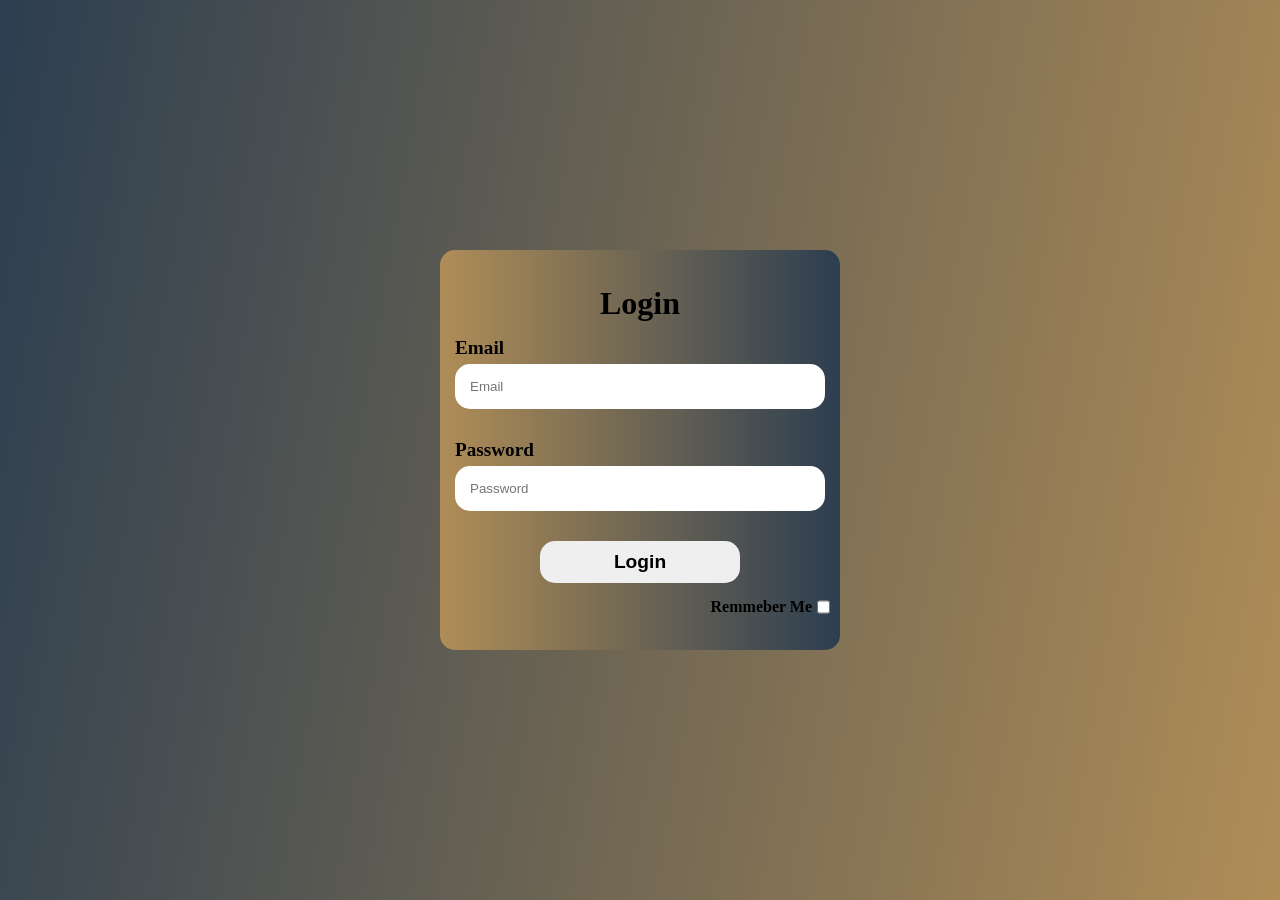
<file: web-project/HTML/Form 6-10.html>
<html lang="en">

<head>
    <meta charset="UTF-8">
    <meta name="viewport" content="width=device-width, initial-scale=1.0">
    <title>Document</title>
    <!-- <link rel="stylesheet" href="../CSS/form6.css"> -->
    <!-- <link rel="stylesheet" href="../CSS/form7.css"> -->
    <!-- <link rel="stylesheet" href="../CSS/form8.css"> -->
    <!-- <link rel="stylesheet" href="../CSS/form9.css"> -->
    <link rel="stylesheet" href="../CSS/form10.css">
</head>

<body>

    <div class="form-container">


        <form action="">
            <h1>login</h1>


            <div class="input-section">
                <label for="Email">Email</label>

                <input type="email" id="Email" required placeholder="Email">
            </div>


            <div class="input-section">
                <label for="Pass">Password</label>
                <input type="password" id="Pass" required placeholder="Password">
            </div>
            <div class="btn">
                <button type="submit">login</button>
            </div>
            <div class="footer">
                <label for="check">Remmeber me</label>
                <input type="checkbox" id="check">

            </div>



        </form>
    </div>
</body>

</html>
</file>
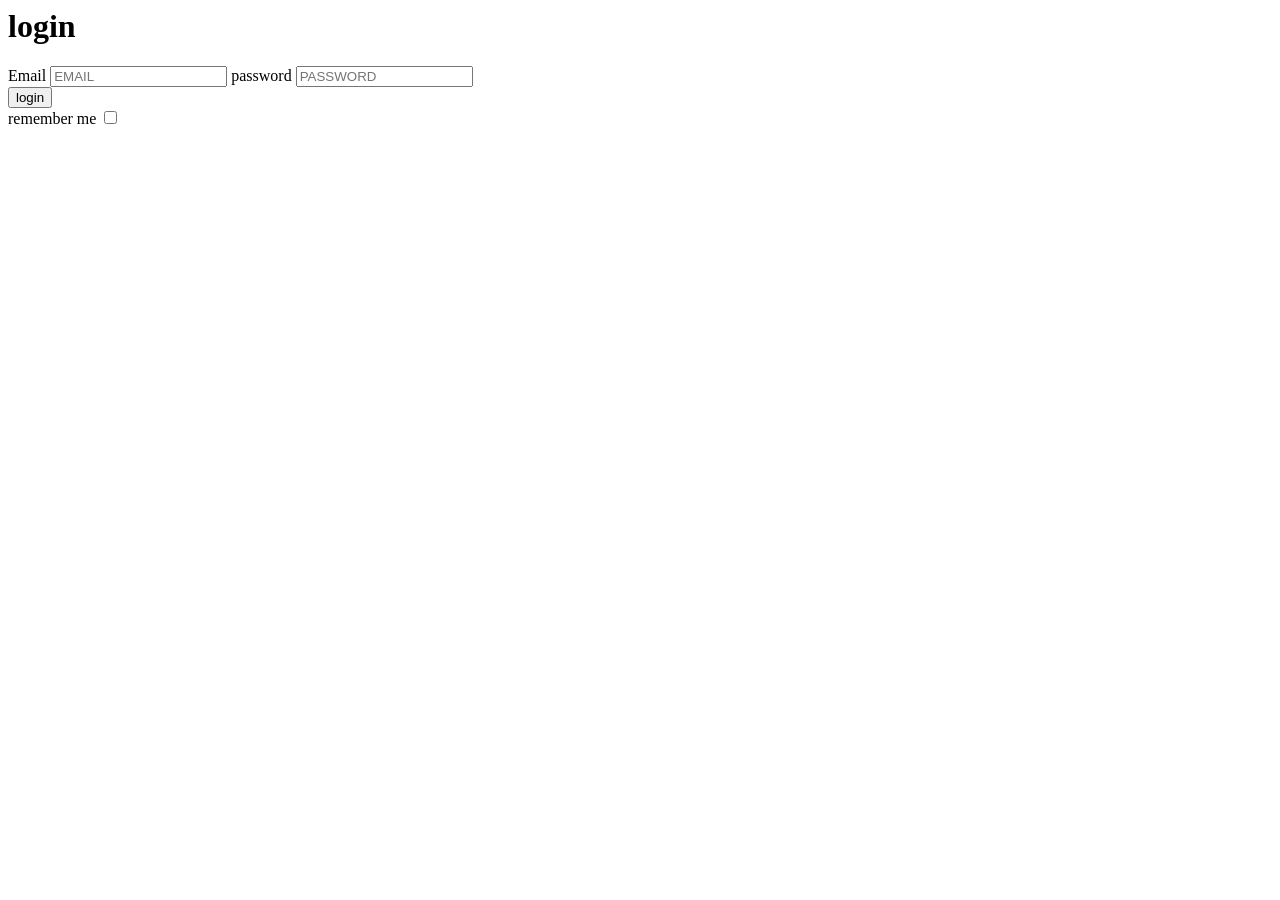
<file: web-project/HTML/Form1-5.html>
<html lang="en">

<head>
    <meta charset="UTF-8">
    <meta name="viewport" content="width=device-width, initial-scale=1.0">
    <title>form1-5</title>
    <!-- <link rel="stylesheet" href="../CSS/Form1.css"> -->
    <!-- <link rel="stylesheet" href="../CSS/Form2.css"> -->
    <!-- <link rel="stylesheet" href="../CSS/Form3.css"> -->
    <!-- <link rel="stylesheet" href="../CSS/Form4.css"> -->
    <!-- <link rel="stylesheet" href="../CSS/Form5.css"> -->
  

    
</head>

<body>

    
    <form action="">


        <h1>login</h1>

        <label for="Email">Email</label>
        <input id="Email" class="input" type="email" name="EMAIL" required placeholder="EMAIL">

        <label for="Password">password</label>
        <input id="Password" class="input" type="Password" name="PASSWORD" required placeholder="PASSWORD">

        <div class="button">
            <button type="submit" id="lo">login</button>
        </div>
        <div class="check">
            <label for="checkbox">remember me</label>
            <input id="checkbox" type="checkbox">

        </div>

    </form>


</body>

</html>
</file>
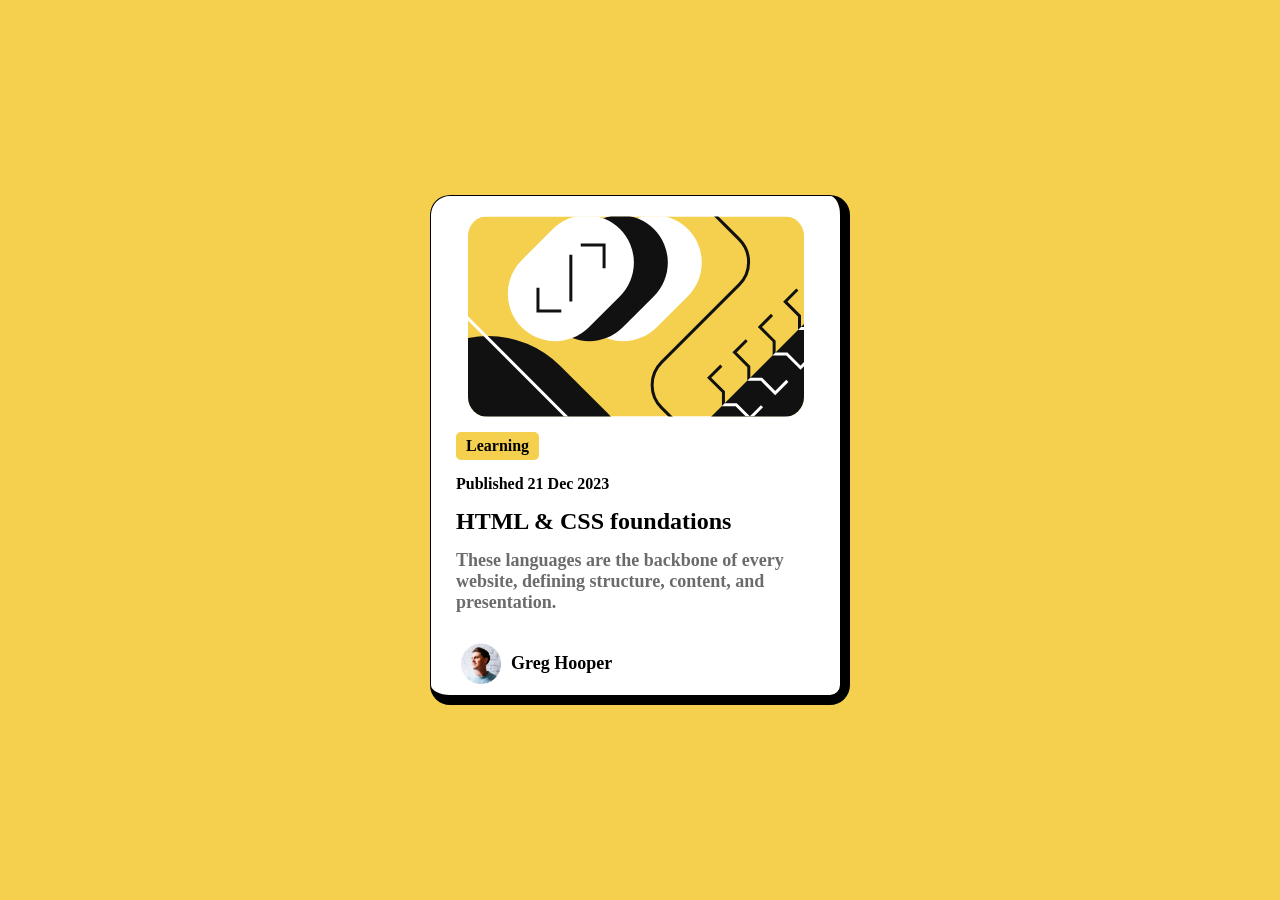
<file: front-end-mentor/blog-preview-card-main/HTML/blog-preview-card.html>
<html lang="en">
<head>
    <meta charset="UTF-8">
    <meta name="viewport" content="width=device-width, initial-scale=1.0">
    <link rel="stylesheet" href="../CSS/blog-preview-card.css">
    <title>Document</title>
</head>
<body>
    
    <div class="main-card">
            
        <div class="images">
        <img src="../images/illustration-article.svg" alt="">
        </div>
        <div class="section">
              <b>Learning</b>
              <strong>Published 21 Dec 2023</strong>
              <h2>HTML & CSS foundations</h2>
              <p>These languages are the backbone of every website, defining structure, content, and presentation.</p>
        </div>
        <div class="footer">
                
            <img src="../images/image-avatar.webp" alt="">
            <p>Greg Hooper</p>
             
        </div>
    </div>
</body>
</html>
</file>
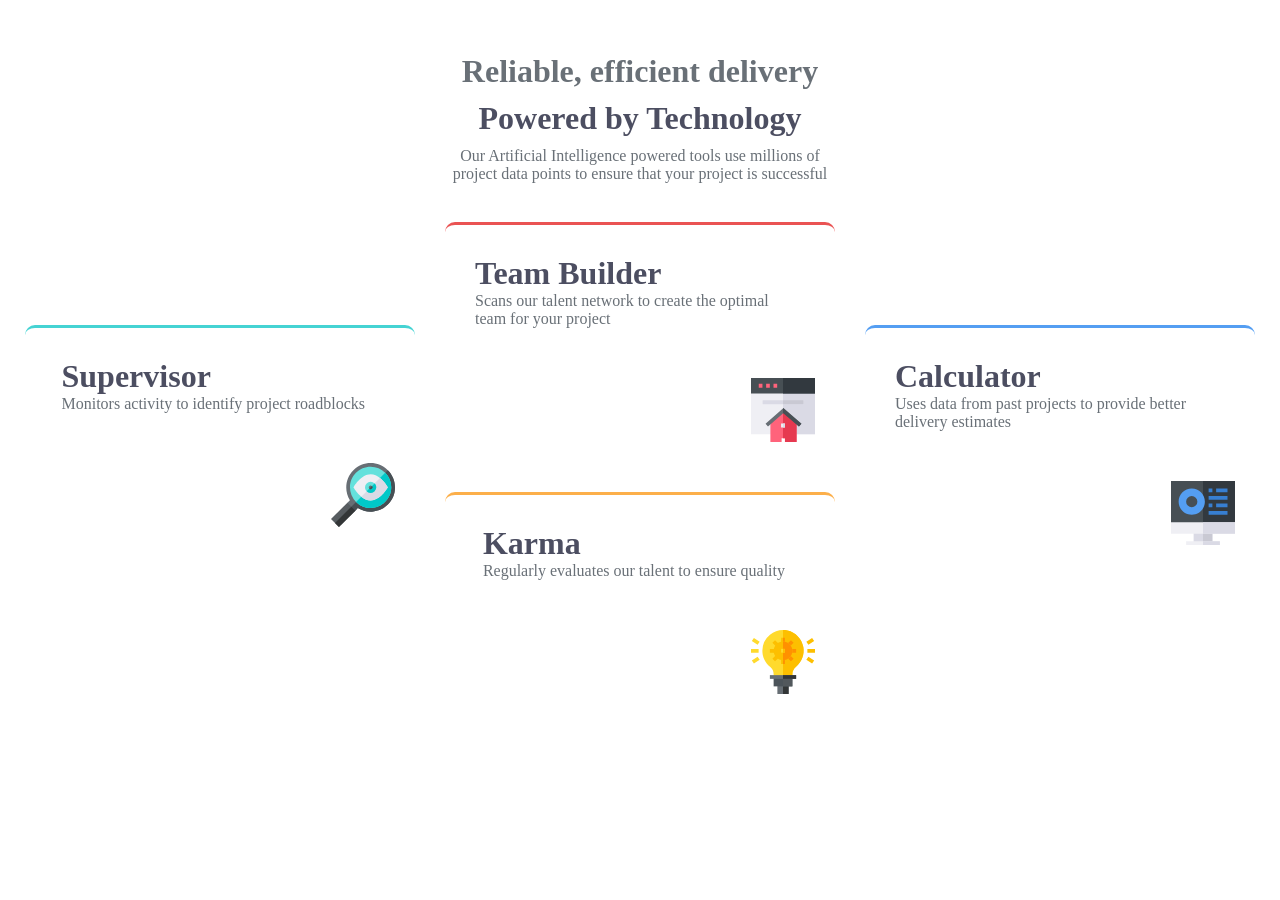
<file: front-end-mentor/four-card-feature-section-master/HTML/four_card_fearture.html>
<html lang="en">

<head>
    <meta charset="UTF-8">
    <meta name="viewport" content="width=device-width, initial-scale=1.0">
    <title>Document</title>
    <link rel="stylesheet" href="../CSS/four_card_feature.css">
</head>

<body>



    <div class="main">

        <div class="S">

            <div class="Supervisor">
                
                <div class="content">
                    <h1>Supervisor</h1>
                    <p>Monitors activity to identify project roadblocks</p>


                </div>
                <img src="../images/icon-supervisor.svg" alt="">
            </div>

        </div>
        <div class="T_K">
            <div class="text">
                <h1 id="firstheader">Reliable, efficient delivery</h1>
                <h1 id="secondheader">Powered by Technology</h1>
                <p>Our Artificial Intelligence powered tools use millions of project data points
                    to ensure that your project is successful</p>
            </div>
            <div class="TeamBuilder">
                <div class="content">
                    <h1>Team Builder</h1>
                    <p>Scans our talent network to create the optimal team for your project</p>
                </div>
                <img src="../images/icon-team-builder.svg" alt="">


            </div>
            <div class="Karma">

                <div class="content">
                    <h1>Karma</h1>
                    <p>Regularly evaluates our talent to ensure quality</p>

                </div>
                <img src="../images/icon-karma.svg" alt="">

            </div>

        </div>


        <div class="C">
            <div class="Calculator">

                <div class="content">
                    <h1>Calculator</h1>
                    <p>Uses data from past projects to provide better delivery estimates</p>
                </div>
                <img src="../images/icon-calculator.svg" alt="">

            </div>


        </div>
    </div>

    







</body>

</html>
</file>
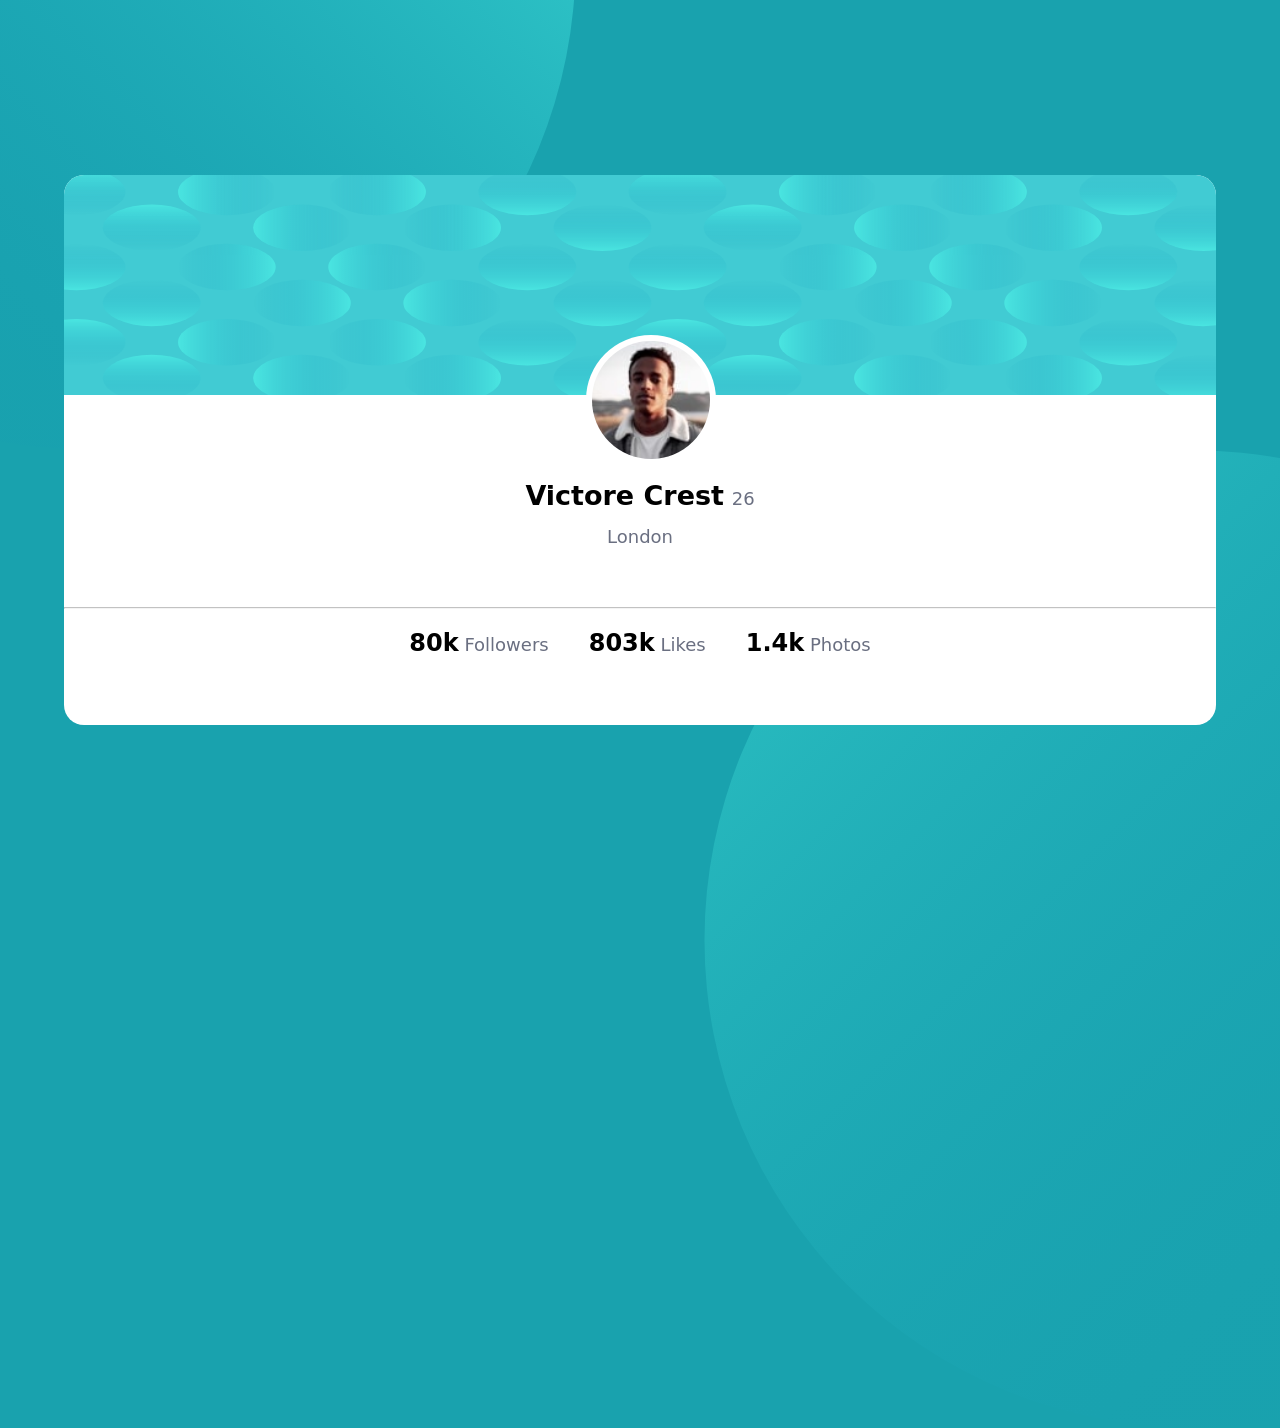
<file: front-end-mentor/profile-card-component-main/HTML/profile.html>
<html lang="en">

<head>
    <meta charset="UTF-8">
    <meta name="viewport" content="width=device-width, initial-scale=1.0">
    <title>Document</title>
    <link rel="stylesheet" href="../CSS/profile.css">
</head>

<body>
    <img src="../images/bg-pattern-bottom.svg" alt="" class="image_bottom">
    <img src="../images/bg-pattern-top.svg" alt="" class="image_top">
    <div class="profile_card">


        <picture>
            <img src="../images/bg-pattern-card.svg" alt="" id="pattern">

        </picture>

            
        <div class="content">
            <picture>
            
                <img src="../images/image-victor.jpg" alt="person" id="person">
            
            </picture>


                <span>

                <h2>victore crest</h2>
                <span>26</span>

                </span>
                <p>london</p>
            

        </div>
                  
        <hr style="opacity: 0.6;" >
        <ul>
            <li>
                
                <span> <B>80k</B> followers</span>
            </li>
            
            <li>
              <span><B>803k</B> likes</span>  
            </li>
            <li>
                <span> <B>1.4k</B>  photos </span>
                

            </li>
        </ul>


    </div>
</body>

</html>
</file>
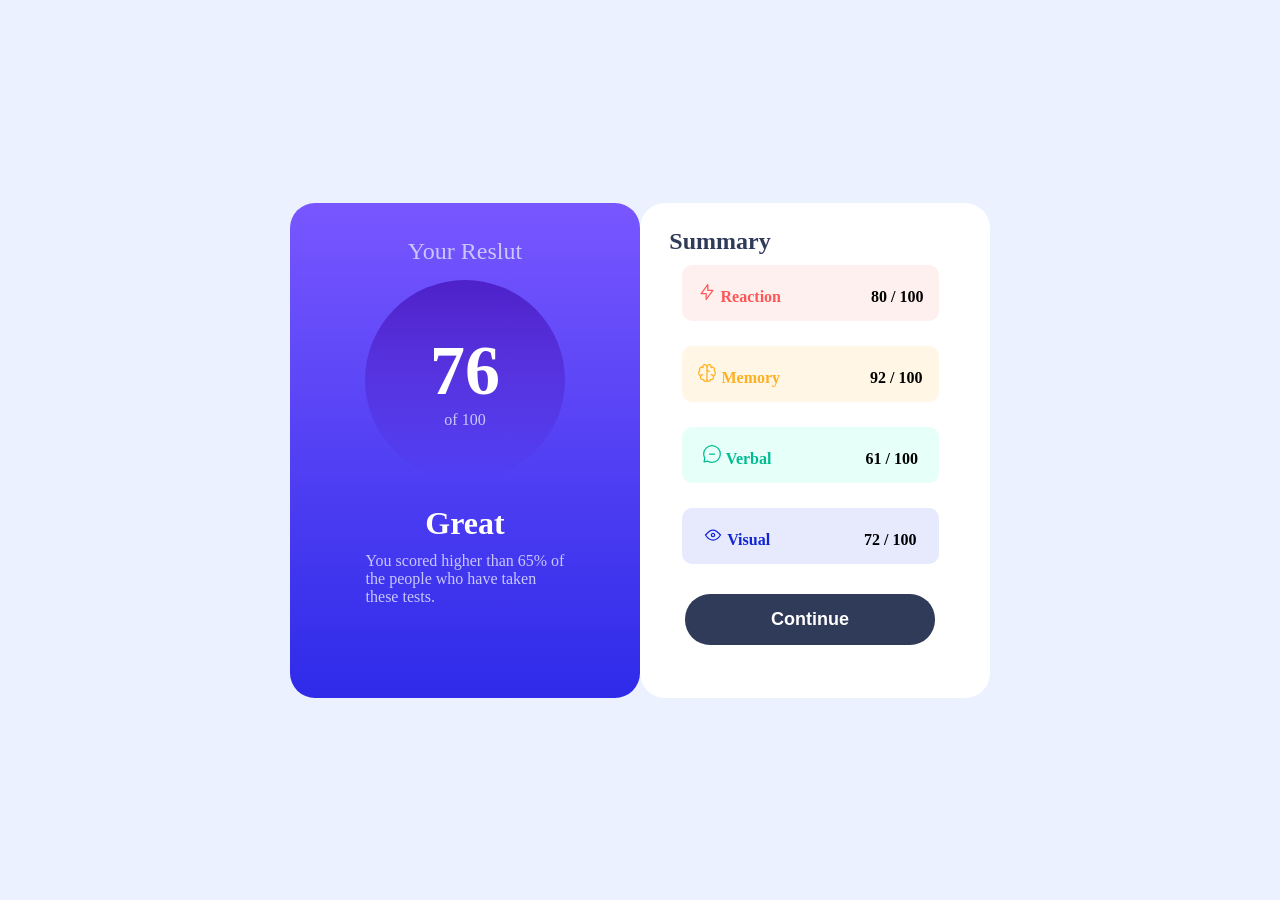
<file: front-end-mentor/results-summary-component-main/HTML/ResultSummary.html>
<html lang="en">
<head>
    <meta charset="UTF-8">
    <meta name="viewport" content="width=device-width, initial-scale=1.0">
    <title>Document</title>
    <link rel="stylesheet" href="../CSS/ResultSummary.css">
</head>
<body>
    
   <div class="card">
        <h2>your reslut</h2>
        <div class="circle">
           <h1>76</h1>
           <p>of 100</p> 
           
        </div>
        <div class="footer-text">
          <h1>Great</h1>
          <p>You scored higher than 65% of <br>the people  who have  taken <br> these tests.</p> 
            
        </div>
   </div>
   <div class="card2">

        <div class="content">
                <h2>Summary</h2>
                <ul>
                
                    <li><div><img src="../images/icon-reaction.svg" alt=""> Reaction</div><span>80 / 100</span> </li>
                    <li><div> <img src="../images/icon-memory.svg" alt="">  Memory</div><span>92 / 100</span></li>
                    <li><div><img src="../images/icon-verbal.svg" alt="">  Verbal</div> <span>61 / 100</span> </li>
                    <li><div> <img src="../images/icon-visual.svg" alt=""> Visual</div> <span>72 / 100</span> </li>
                </ul>
                <button type="submit">continue</button>
        </div>
        
   </div> 
</body>
</html>
</file>
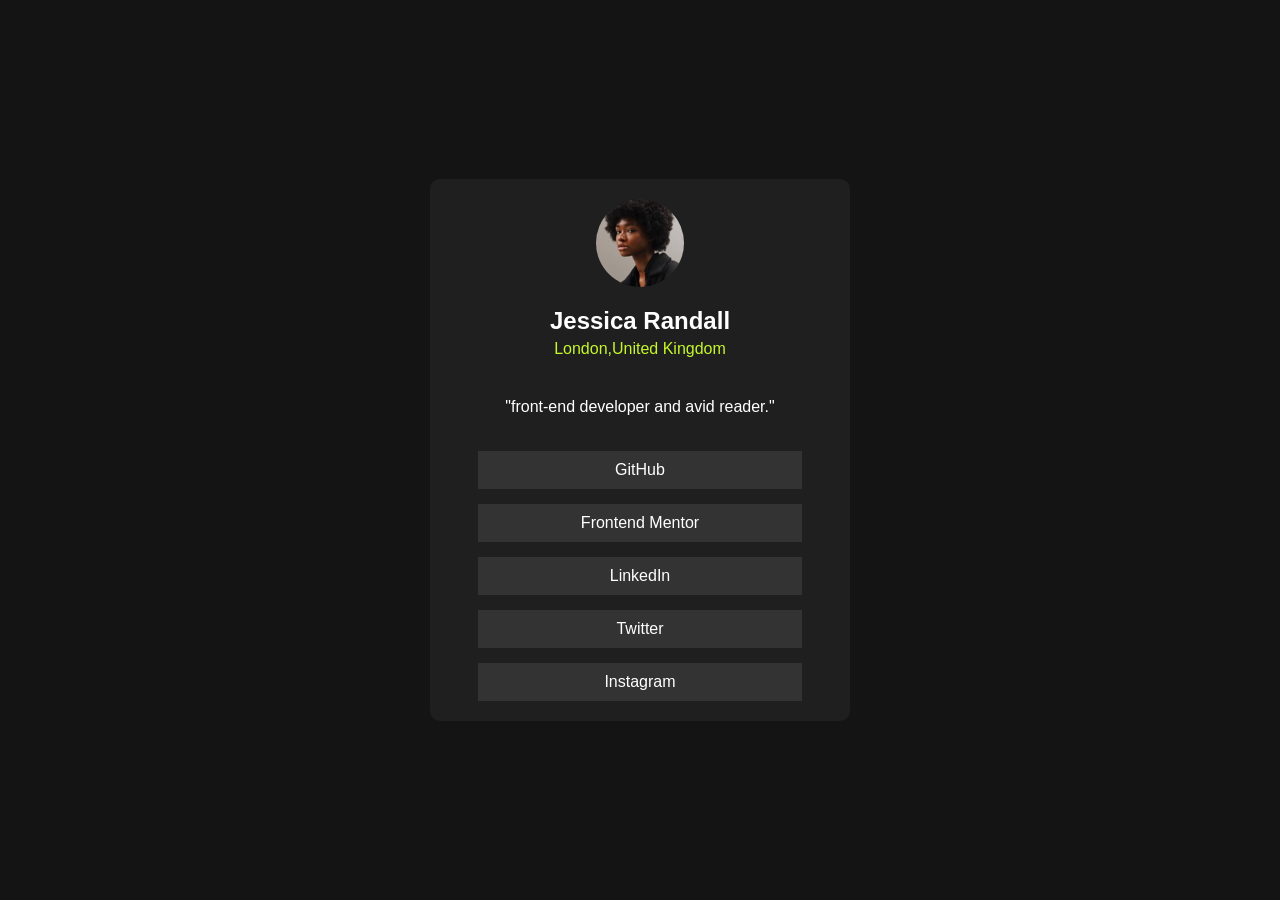
<file: front-end-mentor/social-links-profile-main/HTML/social_links.html>
<html lang="en">

<head>
    <meta charset="UTF-8">
    <meta name="viewport" content="width=device-width, initial-scale=1.0">
    <title>Document</title>
    <link rel="stylesheet" href="../CSS/social_links.css">
</head>

<body>

    <div class="profile_box">
        <picture>
            <img src="../images/avatar-jessica.jpeg" alt="nigga picutre">

        </picture>


        <span class="name">jessica Randall</span>
        <span class="place">London,United Kingdom</span>
        <span class="career">"front-end developer and avid reader."</span>


        <div class="links"><a href="">gitHub</a></div>

        <div class="links"> <a href="">frontend mentor</a></div>

        <div class="links"><a href="">linkedIn</a></div>

        <div class="links"> <a href="">twitter</a></div>
        <div class="links"><a href="">instagram</a></div>





    </div>
</body>

</html>
</file>
<file: web-project/CSS/form6.css>
*{
    margin:0;
    padding:0;
    box-sizing:border-box;

}
body{
    display:flex;
    justify-content:center;
    align-items:center;
    background:linear-gradient(150deg,#1a1c22,#5a5c6a,#a7abb2);
    height:100vh;
}
.form-container{
    background: linear-gradient(300deg, #1a1c22, #5a5c6a, #a7abb2);
    width:100%;
    max-width:400px;
    height:400px;
    border-radius:20px;
    display:flex;
    align-items:center;
    justify-content:center;
    
}
form{
    /* background-color:blue; */
    width:100%;
}
.input-section{
    /* background-color:rebeccapurple; */
    padding:15px ;
   
}
.input-section input{
    padding:10px;
    width:100%;
    

}
 label:not(.footer label){
   font-size:x-large;
 
}

h1{
   text-align:center;
 
}
.btn{
    display:flex;
    justify-content:center;
    padding-top:20px;
    
   
}
.btn button{
    width:200px;
    padding:10px;
    font-size:x-large;
    


}
.footer{
    justify-self:flex-end;
     padding-right:20px;
     margin-top:20px;
    
    
}
.footer label{
    padding-right:5px;
}
input,button{
    border-radius:25px;
    border:none;
}
label,h1,button{
    text-transform:capitalize;
    font-weight:bold;
    color:white;
    
}
input,button{
    background: linear-gradient(to right, #1a1c22, #5a5c6a, #a7abb2);
  
}
button:hover{
    transform:scale(1.02);
    transition:ease 0.4s;
}
input:focus{
    background: linear-gradient(to left, #1a1c22, #5a5c6a, #a7abb2);
   
}
</file>
<file: web-project/CSS/form7.css>
*{
    margin:0;
    padding:0;
    box-sizing:border-box;
}
body{
    background:linear-gradient(110deg,#2b0c0e,#7a2d35,#c46565);
    display:flex;
    justify-content:center;
    align-items:center;
}
.form-container{
    background: linear-gradient(270deg, #2b0c0e, #7a2d35, #c46565);
    width:400px;
    height:400px;
    display:flex;
    justify-content:center;
    align-items:center;
    border-radius:10px;
  
    filter: drop-shadow(1px 1px 15px white);
    
}
 h1{
    text-align:center;
    padding-bottom:20px;

   
}
form{
    width:100%;
}
.input-section{
      padding:10px;
    
}
.input-section label{
     font-size:x-large;
   
}
.input-section input{
    width:100%;
    padding:15px;
    border-radius:20px;
    border:none;
    margin-top:5px;
    background-color: rgba(245, 245, 245, 0.221);
}
.btn{
    display:flex;
    justify-content:center;
    margin-top:30px;
}
button{
    width:200px;
    padding:10px;
    border-radius:20px;
    border:none;
    font-size:x-large;
    background-color: rgba(245, 245, 245, 0.221);

}
.footer{
    display:flex;
    justify-self:flex-end;
    margin:15px 10px;
    text-transform:capitalize;
    
        
}
button,input,label,h1{
    text-transform:capitalize;
    font-weight:bold;

}
.footer label{
    padding-right:10px;
}
.footer input{
   min-width:20px;
}
input:hover,button:hover{
    transform:scaleY(1.1);
    transition:ease-in-out 0.2s;
    cursor:pointer;

}
</file>
<file: web-project/CSS/form8.css>
*{
    padding:0;
    margin:0;
    box-sizing:border-box;

}
body{
    background:linear-gradient(140deg,#0a0f3c,#2c5da9,#cbdaf9);
    display:flex;
    justify-content:center;
    align-items:center;
    height:100vh;
}
.form-container{
    background: linear-gradient(270deg, #0a0f3c, #2c5da9, #cbdaf9);
    width:100%;
    max-width:400px;
    height:400px;
    border-radius:15px;
    display:flex;
    justify-content:center;
    align-items:center;
    filter:drop-shadow(1px 1px 23px blue);
    padding:10px;
}
form{
    width:inherit;
    padding:10px 5px;
    margin-top:10px;    
   
}
.input-section{
     padding:5px;
}
.input-section label,button{
    font-size:x-large;
    font-weight:bold;
    color:#0a0f3c;
    text-transform:capitalize;
}
input,button{
    background-color:#cbdaf9;
}
.input-section input{
    width:100%;
    padding:15px;
    border-radius:15px;
    border:none;
    margin-top:5px;
}
.form-container h1{
    text-align:center;
     text-transform:capitalize;
    color:white;
    margin-bottom:30px;
}
.btn{
    width:fit-content;
    justify-self:center;
    padding:5px;
    
}
.btn button{
    width:180px;
    padding:10px;
    border-radius:20px;
    border:none;
    text-transform:capitalize;
    margin-top:30px;
}
.footer{
    width:fit-content;
    justify-self:flex-end;
     display:flex;
     align-items:center;
    margin-top: 20px;
}
.footer label{
    margin-right:10px;
    font-weight:bold;
    text-transform:capitalize;
}
button:hover,input:hover{
    transform:scaleY(1.05);
    transition:ease-in-out 0.2s;
}
</file>
<file: web-project/CSS/form9.css>
*{
    padding:0;
    margin:0;
    box-sizing:border-box;

}
body{
    display:flex;
    justify-content:center;
    align-items:center;
    background:linear-gradient(120deg,#0a0f0d,#204f4a,#8db1a4);
    height:100vh;
}
.form-container{
    background-color:rgba(128, 128, 128, 0.199);
    width:100%;
    max-width:400px;
    height:440px;
    border-radius:20px;
    display:flex;
    justify-content:center;
    align-items:center;
}
form{
    width:100%;
    padding:5px;

}
form h1{
    text-align:center;
    text-transform:capitalize;
    margin-bottom:40px;

}
.input-section{
    padding:10px;
    
}
.input-section label,button,.footer label{
    font-weight:bold;
    text-transform:capitalize;
    font-size:x-large;
    
}
input{
    margin-top:5px;
    width:100%;
    padding:15px;
    border-radius:15px;
    border:none;
}
.btn{
    display:flex;
    justify-content:center;
  
}
button{
    width:200px;
    padding:10px;
    border-radius:15px;
    border:none;
    margin-top:30px;

}
input,button{
    background: linear-gradient(120deg, #0a0f0d, #204f4a, #8db1a4);
    filter: drop-shadow(5px 5px 15px rgb(128, 128, 128));
}
.footer{
    justify-self:flex-end;
    padding:10px;
    margin-top:30px;
}
.footer label{
    font-size:medium;
    font-weight:bold;
    padding-right:5px;
    text-transform:capitalize;
}
.footer input{
    width:fit-content;
    
}
input:focus,button:focus{
    background: linear-gradient(180deg, #0a0f0d, #204f4a, #8db1a4);
}
button:hover,input:hover{
    transform:scaleX(1.05) scaleY(1.05);
    transition:0.4s ease-in-out;
}
</file>
<file: web-project/CSS/form10.css>
*{
    padding:0;
    margin:0;
    box-sizing:border-box;

}
body{
    background: linear-gradient(100deg, #2c3e50, #b08d57);
    display:flex;
    justify-content:center;
    align-items:center;

}
.form-container{
    background:linear-gradient(270deg,#2c3e50,#b08d57);    width:100%;
    max-width:400px;
    height:400px;
    border-radius:15px;
    display:flex;
    align-items:center;
    justify-content:center;

}
.form-container h1{
    text-align:center;
    text-transform:capitalize;
}
.input-section label,button{
    text-transform:capitalize;
    font-weight:bold;
    font-size:larger;
    
}

form{
     width:100%;  
}
.input-section{
    padding:15px;
    
}
input:not(#check){
    width:100%;
    padding:15px;
    border-radius:15px;
    border:none;
   margin-top:5px;

}
.btn{
    display:flex;
    justify-content:center;
    
}
button{
    width:50%;
    padding:10px;
    border-radius:15px;
    border:none;
    margin-top:15px;  
}
.footer{
    display:flex;
    justify-content:flex-end;
    margin-top:15px;
    padding-right:10px;
}
.footer label{
    padding-right:5px;
    font-weight:bold;
    text-transform:capitalize;
}
button:hover,input:hover{
    transition:ease-in-out 0.5s;
    transform:scale(1.041,1.041);
    background-color: wheat;
}
</file>
<file: web-project/CSS/Form1.css>
/*
    not good
 */

*{
    margin:0;
    padding:0;
    box-sizing:border-box;
    
}
body{
    font-family: Arial, Helvetica, sans-serif;
     background-color:rgba(2, 0, 0, 0.873);
     display:flex;
     justify-content: center;
     align-items:center;
     height:100vh;
     color: whitesmoke;
}
form{
    width:100%;
    max-width:400px;
    height:60%;
    align-content:center;
    border-radius:40px;
    opacity: 0.777;
    box-shadow: 3px 3px 20px blueviolet ,-3px -3px 50px crimson, 3px 3px 10px blueviolet inset, -3px -3px 10px crimson inset;
}
form input{
   width:92%;
   margin:10px 19px;
   padding:10px;
   border-radius:10px;
   border-top-color: blueviolet;
   border-bottom-color: crimson;
   
}
form label{
    display:block;
    font-size:20px;
    margin-left:23px;

}
form button[type="submit"]{
    width:12em;
    padding:5px;
    border-radius: 10px;
    position:relative;
    top:15%;
    left:29%;
    color:whitesmoke;
  


}
form h1{
    margin-bottom:50px;
    text-align: center;
 }
button[type="submit"]:hover{
    overflow: hidden;
    background-color: #1f1d1d30;    
    transform:scaleX(1.1);
    transition: ease-in;
    transition-duration: 0.2s;
    border-top-color: blueviolet;
    border-bottom-color: crimson;
    color:black
}
input:hover{
    background-color: #1f1d1d30;
        transform: scaleX(1.05);
        transition: ease-in;
        transition-duration: 0.2s;
        border-top-color: blueviolet;
        border-bottom-color: crimson;
        color: black
}
input[type="checkbox"]{
      width:fit-content;
        position: relative;
        top:20px;
        left:calc(100% - 15%);
}
label[for="checkbox"]{
    font-size:xx-small;
    position: relative;
    top: 40px;
    left: calc(100% - 34%);
   
}
input,button,form{
 background-color: #f9f9f930;
}
label,h1,button[type="submit"]{
    text-transform: capitalize;
}
</file>
<file: web-project/CSS/Form2.css>
/*
    not good att all
 */

*{
    margin:0;
    padding:0;
    box-sizing:border-box;

}
body{
    font-family:Verdana, Geneva, Tahoma, sans-serif;
    background-color:khaki;
    display:flex;
    justify-content:center;
    align-items:center;
    height:100vh;
    

}
form{
    width:90%;
    max-width: 450px;
    height:50%;
    background-color:rgba(165, 42, 42, 0.863);
    border-radius:5%;
    align-content: center;
 
  

}
 form input{
    width: 95%;
    margin-left: 10px;
    padding:10px;
    align-content: center;
    margin-bottom:10px;
    border-radius: 33px;
    border: none;
  
 
 
  
}
form h1{
    text-align: center;
   margin-bottom: 66px;
   
}
form button[type="submit"]{
    width:120px;
    height:33px;
    border-radius: 33px;
    border:none;
    margin-left:calc(90% - 55%);
    margin-top: 60px;


}
form label{
text-transform: capitalize;
margin-left:5px;
font-weight: bold;


}
button[type="submit"]:hover{
    background-color: rgba(204, 179, 179, 0.79);
    transform:scale(1.2);
   transition-duration: 0.3s;
   transition-timing-function: ease-out;

}
input:hover{
    background-color: rgba(204, 179, 179, 0.79);
        transform: scaleY(1.1);
        transition-duration: 0.3s;
        transition-timing-function: ease-out;
}

input[type="checkbox"] {
    width: fit-content;
    position: relative;
    left:calc(90% - 88%);
  
}
label[for="checkbox"] {
    width: fit-content;
    font-size: xx-small;
    position: relative;
    left:calc(90% - 86%);
    bottom:3.1px

   

}
</file>
<file: web-project/CSS/Form3.css>
/* not good */

*{
    margin:0;
    padding:0;
    box-sizing:border-box;

}
body{
   color: white;
   background-color:rgb(2, 12, 12);
   height:100vh;
   display:flex;
   justify-content: center;
   align-items: center;
}
form{
    background-color: black;
    width:100%;
    max-width: 400px;
    height:58%;
    align-content: center;
    border-radius: 43px;
    
}
form input{
    background-color: black;
    width:inherit;
    padding:10px;
    margin-bottom:10px;
    border-radius:inherit;
    border:none;
  
  
}
.input:hover,button:hover{
    transform: scaleY(1.2);
    transition-duration: .4s;
    transition-timing-function: ease;
    box-shadow: 0px 0px 10px 3px aqua, 3px 33px 10px 3px aquamarine inset;
    

}

.button{
    display:flex;
   justify-content: space-evenly;
    margin-top: 63px;
   
   
}
 button{
   border:none;
   width:110px;
   border-radius: 33px;
   padding:10px;
   
}
.check{
    display: flex;
    justify-content: flex-end;
    align-items:center;
    gap:10px;
    margin-top: 29px;
    margin-right:2px

}
.check label{
    margin-top: -10px;
}
form h1{
    text-align: center;
    margin-bottom: 82px;
}
</file>
<file: web-project/CSS/Form4.css>
*{
    margin:0;
    padding:0;
    box-sizing:border-box;
}
body{
    font-family: 'Gill Sans', 'Gill Sans MT', Calibri, 'Trebuchet MS', sans-serif;
    display:flex;
    justify-content:center;
    align-items:center;
    height:100vh;
    background:linear-gradient(to bottom ,#928dab,#1f1c2c);
    padding: 20px;
}
form{
    width:100%;
    max-width: 400px;
    height:70%;
    max-height:400px ;
    display: flex;
    flex-direction: column;
    gap:20px;
    background:linear-gradient(to bottom, #928dab, #1f1c2c);
    padding:20px;
    border-radius:33px;
   
}
input{
    padding:10px;
    border-radius: 10px;
    border:none;
    margin-top: -5px;
    /* background: linear-gradient(to top, #928dab2b, #1f1c2c54); */
}
label{
    text-transform: capitalize;
    font-size:large;
    color:white;
    margin-top: 5px;
    

}
.button{
    display: flex;
    justify-content: center;
    
}
button{
    width:40%;
    padding:5px;
    border-radius: 33px;
    border:none;
   font-size: large;
   margin-top: 20px;
}
.check{
    width: fit-content;
    margin-left: 70%;
    margin-top: 4%;
    display: inline;
    
}
label[for="checkbox"]{
    font-size:small;
    padding-right: 5px;  
}
form h1{
    text-align: center;
    color: white;
    font-size: 44px;
}
input:hover,button:hover{
    transform: scaleY(1.1);
    transition-duration: 0.5s;
    box-shadow: 0px 0px 15px #1f1c2c, 0px 0px 15px #928dab;
    background-color: whitesmoke;
    color:#928dab;
}
</file>
<file: web-project/CSS/Form5.css>
*{
    margin:0;
    padding:0;
    box-sizing:border-box;

}
body{
    font-family: 'Lucida Sans', 'Lucida Sans Regular', 'Lucida Grande', 'Lucida Sans Unicode', Geneva, Verdana, sans-serif;
    background:linear-gradient(to bottom,#0f2027,#2c5364);
    display:flex;
    justify-content:center;
    align-items:center;
    height:100vh;

}
form{
    display:flex;
    flex-direction:column;
    gap:5px;
    width:100%;
    max-width:400px;
    padding:15px;
    padding-top: 30px;
    background-color:#0f2027;
    border-radius: 33px;
   
}
input{
    padding:10px;
    margin-top: 20px;
    border-radius: 33px;
    border:none;   
}
form h1{
    text-align: center;
    margin-bottom: 60px;
   
}
label {
    font-size: large;
    }
label[for="checkbox"]{
    font-size: small;
}
.button{
    display: flex;
    justify-content: center;
    margin-top: 50px;
}
button{
    width: 50%;
    padding:10px;
    border:none;
    border-radius: 33px;
    font-size: larger;
    text-transform: capitalize;   
}
label,h1{
    text-transform: capitalize;
    text-shadow:
            0px 0px 10px aqua,
            0px 0px 5px aqua,
            0px 0px 5px aqua;
            color:white
}
.check{
    width: fit-content;
}
input[type="checkbox"]{
    margin-top: 40px;
}

input:hover,button:hover,input[type="checkbox"]:hover{
     box-shadow:
            0px 0px 10px aqua,
            0px 0px 20px aqua,
            0px 0px 40px aqua;
     text-shadow:
            0px 0px 10px aqua,
            0px 0px 20px aqua,
            0px 0px 40px aqua;
    transform: scaleY(1.1);
    transition-duration: 0.5s;
    color:aqua;
    
}
input:focus{
    color: aqua;
}

@media (max-width: 600px) {
    form {
        width: 90%;
        padding: 20px;
    }

    button {
        width: 100%;
    }
}
</file>
<file: front-end-mentor/blog-preview-card-main/CSS/blog-preview-card.css>
*{
    padding:0;
    margin:0;
    box-sizing:border-box;
}
body{
    display:flex;
    justify-content:center;
    align-items:center;
    height:100vh;
    background-color:hsl(47, 88%, 63%);
 
}
.main-card{
    width:50%;
    max-width:420px;
    height:510px;
    background-color:white;
    border-radius:20px;
    border-top:solid 1px;
    border-left:solid 1px;
    border-right:solid 10px;
    border-bottom:solid 10px;    
  
}
.images{
    display:flex;
    justify-content:center;
    margin-top:20px;
    
}
.images img{
    border-radius:20px;
}
.section{
    margin:15px;
    display:flex;
    flex-direction:column;
    gap:15px;
    padding-left:10px;
}
.section b{
    background-color:hsl(47, 88%, 63%);
    border-radius:5px;
    padding:5px 10px;
    width:fit-content;
}
.section p{
    color:hsl(0, 0%, 42%);
    font-weight:bold;
    font-size:large;
}

.footer{
    display:flex;
    padding:15px 30px;
    width: fit-content;
    
}

.footer img{
   width:40px;
}
.footer p{
    align-self:center;
    padding-left:10px;
    font-weight:bold;
    font-size:large;
    
}
.section h2:hover{
    color:hsl(47, 88%, 63%);
    cursor:pointer;

}
@media(max-width:430px){
    .main-card{
        width:90%;
        
    }
    .images img{
        width:90%;
    }
}
</file>
<file: front-end-mentor/four-card-feature-section-master/CSS/four_card_feature.css>
* {
    padding: 0;
    margin: 0;
    box-sizing: border-box;

}

body {
    display: flex;
    justify-content: center;
    min-height: 100vh;
    background-color: hsl(0, 0%, 100%);
}

.text {
    display: flex;
    flex-direction: column;
    margin-bottom: 19px;
    padding-top: 53px;
    gap: 10px;
    text-align: center;

}

.text #firstheader,
.text p,
.content p {
    color: hsl(212, 6%, 44%);
}

.text #secondheader,
.content h1 {
    color: hsl(234, 12%, 34%);
}


.main {
    display: flex;
    justify-content: center;
    gap: 30px;
    width: 50%;
    

}


.T_K {
    display: flex;
    align-items: center;
    flex-direction: column;
    gap: 20px;


}


.C,
.S {
    display: flex;
    align-items: center;


}


.content {
    padding: 30px;
    font-size: 16px;
}

.TeamBuilder,
.Karma,
.Calculator,
.Supervisor {
    display: flex;
    align-items: flex-end;
    flex-direction: column;
    gap: 20px;
    padding-right: 20px;
    width: 390px;
    height: 250px;
    background-color: hsl(0, 0%, 100%);
    border-radius: 10px;
    border-top-style: solid;
}

.TeamBuilder {
    border-top-color: hsl(0, 78%, 62%);
}

.Karma {
    border-top-color: hsl(34, 97%, 64%);
}

.Calculator {
    border-top-color: hsl(212, 86%, 64%);
}

.Supervisor {
    border-top-color: hsl(180, 62%, 55%);
}

@media(max-width:432px) {

    .main {
        display: flex;
        flex-direction: column;
        width: 100%;
        height: 100vh;
        min-height: 200vh;
        padding-top: 40%;



    }

    .T_K {

        position: relative;

    }

    .text {

        position: absolute;
        bottom: 160%;

    }




}
</file>
<file: front-end-mentor/profile-card-component-main/CSS/profile.css>
* {
    box-sizing: border-box;
    margin: 0;
    padding: 0;

}

.image_top {
    position: absolute;
    z-index: -1;
    bottom: 50%;
    right: 55%;

}

.image_bottom {
    position: absolute;
    z-index: -1;
    top: 50%;
    left: 55%;
}

body {

    font-family: system-ui, -apple-system, BlinkMacSystemFont, 'Segoe UI', Roboto, Oxygen, Ubuntu, Cantarell, 'Open Sans', 'Helvetica Neue', sans-serif;
    background-color: hsl(185, 75%, 39%);
   
    display: flex;
    justify-content: center;
    align-items: center;
}

.profile_card {
    width: 500px;
    height: 550px;
    background-color: white;
    border-radius: 20px;

}

#pattern {
    width: 100%;
    height: 40%;
    border-top-left-radius: 20px;
    border-top-right-radius: 20px;

}

.content {

    position: relative;
    bottom: 60px;
    z-index: 1;
    display: flex;
    align-items: center;
    flex-direction: column;
    gap: 15px;
    text-transform: capitalize;
}

#person {
    width: 120%;
    padding: 6px;
    background-color: white;
    border-radius: 50%;

}

h2 {

    display: inline;
    padding-right: 2px;
    color: black;
}

span,
p {
    color: hsl(227, 10%, 46%);
    font-weight: 400;
    font-size: 18px;

}

ul {
    width: 100%;
    display: flex;
    justify-content: center;
    list-style-type: none;

}

li {
    padding: 20px;

}

span B,
li {
    font-size: x-large;
    color: black;
    font-size: x-large;
    font-weight: bolder;
    text-align: center;
    text-transform: capitalize;
}

span {
    color: hsl(227, 10%, 46%);
}

@media(min-width:375px) and (max-width:430px) {
    .profile_card {
        width: 80%;
        height: 70%;



    }

    #pattern {
        height: 20%;
    }

    

    li {
        padding: 15px;
    }

}

@media(max-width:1025px) {
    .profile_card {
        width: 90%;

    }
}

@media(max-width:1281px) {
    .profile_card {
        width: 90%;
    }

}
</file>
<file: front-end-mentor/results-summary-component-main/CSS/ResultSummary.css>
* {
    margin: 0;
    padding: 0;
    box-sizing: border-box;
}

body {
    background-color: hsl(221, 100%, 96%);
    display: flex;
    justify-content: center;
    align-items: center;
    height: 100vh;

}

.card {

    background: linear-gradient(to bottom, hsl(252, 100%, 67%), hsl(241, 81%, 54%));
    display: flex;
    align-items: center;
    justify-content: start;
    flex-direction: column;
    gap: 15px;
    padding-bottom: 40px;
}

.card h2 {
    font-weight: lighter;
    padding-top: 35px;
}

h2,
button {
    text-transform: capitalize;
}

button,
li div,
.card .footer-text h1,
.content h2 {
    font-weight: bold;
}

.card h2,
.footer-text p,
.circle p {
    color: hsl(241, 100%, 89%);

}

.card .footer-text {
    display: flex;
    justify-content: Center;
    align-items: center;
    flex-direction: column;
}

.card .footer-text h1 {
    padding: 10px;
    color: white;


}

.circle {
    display: flex;
    align-items: center;
    justify-content: center;
    flex-direction: column;
    width: 200px;
    height: 200px;
    border-radius: 50%;
    background: linear-gradient(to bottom, hsla(256, 72%, 46%, 1), hsla(241, 72%, 46%, 0))
}

.circle h1 {
    font-size: 70px;
    color: white;
    display: inline;

}

.card2 {

    background-color: white;
    padding-right: 50px;


}

.content {
    padding-left: 40px;
    padding-top: 25px;
    display: flex;
    justify-content: center;
    align-items: center;
    flex-direction: column;
    gap: 10px;

}

.content h2 {
    padding-right: 180px;

    color: hsl(224, 30%, 27%);
}

.card,
.card2 {
    width: 350px;
    height: 55%;
    border-radius: 25px;

}

ul {
    display: flex;
    flex-direction: column;
    gap: 25px;

}

li {
    list-style: none;
    width: 257px;
    padding: 15px;
    border-radius: 10px;
    text-align: center;

}

li span {
    padding-left: 90px;
    font-weight: bolder;
    color: black;
}

li div img {
    display: inline;
    margin-top: 2px;
}

li div {
    width: fit-content;
    display: inline;

}

li:nth-child(1) {
    color: hsl(0, 100%, 67%);
    background-color: hsl(0, 100%, 97%);
}

li:nth-child(2) {
    color: hsl(39, 100%, 56%);
    background-color: hsl(39, 100%, 95%)
}

li:nth-child(3) {
    color: hsl(166, 100%, 37%);
    background-color: hsl(166, 100%, 95%)
}

li:nth-child(4) {
    color: hsl(234, 85%, 45%);
    background-color: hsl(234, 85%, 95%);
}


button {
    width: 250px;
    border-radius: 25px;
    padding: 15px;
    margin-top: 20px;
    border: none;
    background-color: hsl(224, 30%, 27%);
    color: white;
    font-size: large;
}

button:hover {
    transition: ease-out 0.2s;
    transform: scaleY(1.2);
    background-color: hsl(241, 81%, 54%);
}

@media(max-width:376px) {
    body {
        flex-direction: column;

    }

    .card {
        width: 98%;

    }

    .card h2 {
        margin-top: 20px;
    }


    .card .circle {
        width: 130px;
        padding-bottom: 20px;

    }

    .circle h1 {
        padding-top: 10px;
    }

    .card2 {
        width: fit-content;
        height: fit-content;

    }

    .card2 ul {
        gap: 15px;
    }

    .card ul li{
        width:100%;
    }
    button {
        width: 100%;
    }

}
</file>
<file: front-end-mentor/social-links-profile-main/CSS/social_links.css>
body {
    background-color: hsl(0, 0%, 8%);
    box-sizing: border-box;
    display: flex;
    justify-content: center;
    align-items: center;
    font-family: 'Trebuchet MS', 'Lucida Sans Unicode', 'Lucida Grande', 'Lucida Sans', Arial, sans-serif;

}

.profile_box {
    background-color: hsl(0, 0%, 12%);
    display: flex;
    justify-content: center;
    align-items: center;
    flex-direction: column;
    padding: 40px;
    border-radius: 10px;

}

picture {
    display: flex;
    justify-content: center;
}

img {
    border-radius: 50%;
    width: 50%;


}

.name {
    color: hsl(0, 0%, 100%);
    font-weight: bolder;
    font-size: x-large;
    text-transform: capitalize;
    padding-top: 20px;

}

.place {
    color: hsl(75, 94%, 57%);
    padding-top: 5px;
}

.career {
    padding-top: 40px;
    padding-bottom: 20px;
    color: white;

}

.links {
    width: 100%;
    background-color: hsl(0, 0%, 20%);
    text-align: Center;
    margin-top: 15px;
    padding: 10px;

}

li {
    list-style-type: none;
}

a {

    text-transform: capitalize;
    text-decoration: none;
    color: white;
}
.links:hover{
    cursor:pointer;
    background-color:hsl(75, 94%, 57%);
}
/* mobile */
@media(min-width:344px)
{
    .profile_box{
        padding:10px;    
        
    }
    .links{
        width:80%;
    }


}

/* tablet */
@media(min-width:768px){
    .profile_box{
        width:80%;
        padding:50px;
    }
    .links{
        width:100%;
    }
}

/* pc */
@media(min-width:1024px){
    .profile_box{
        width:30%;
        padding:20px;
       
    }
    .links{
        width:80%;
    }
}
</file>
